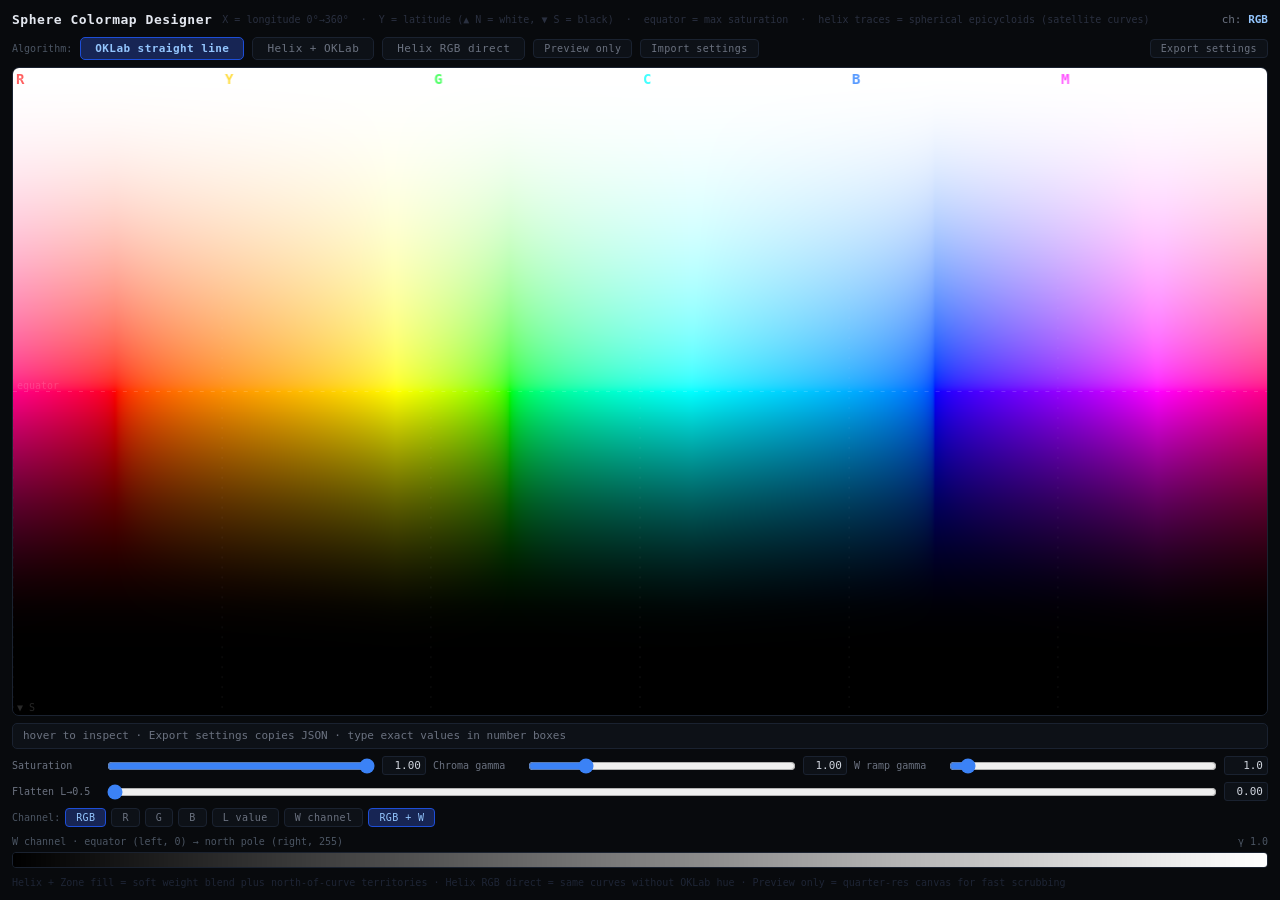
<file: docs/miri-mods/color-sphere-assets/sphere_colormap_designer.html>
<!DOCTYPE html>
<html lang="en">
<head>
<meta charset="UTF-8">
<meta name="viewport" content="width=device-width,initial-scale=1">
<title>Miri — Sphere Colormap Designer</title>
<style>
*{box-sizing:border-box;margin:0;padding:0;}
html,body{height:100%;background:#080a0d;color:#cdd2db;font:11px/1.5 'SF Mono',ui-monospace,monospace;overflow:hidden;}
body{display:flex;flex-direction:column;padding:10px 12px;gap:7px;}
#hdr{display:flex;align-items:center;gap:10px;flex-shrink:0;}
#hdr h1{font-size:13px;font-weight:600;color:#e4e8f0;letter-spacing:.04em;}
#hdr .desc{font-size:10px;color:#2a3040;}
#hdr .chl{margin-left:auto;font-size:11px;color:#6b7280;}
#hdr .chl b{color:#93c5fd;}
.mrow{display:flex;gap:8px;flex-shrink:0;align-items:center;}
.mrow .cap{font-size:10px;color:#4b5563;}
.mbtn{font-family:inherit;font-size:11px;background:#0d1117;color:#6b7280;border:1px solid #1a2230;padding:4px 14px;border-radius:5px;cursor:pointer;transition:all .12s;}
.mbtn:hover:not(.on){border-color:#374151;color:#cdd2db;}
.mbtn.on{background:#172554;color:#93c5fd;border-color:#1d4ed8;font-weight:600;}
#mwrap{flex:1;min-height:0;position:relative;border-radius:7px;overflow:hidden;border:1px solid #1a2230;}
#map,#ovl{position:absolute;inset:0;width:100%;height:100%;}
#ovl{pointer-events:none;}
#inf{font-size:11px;color:#6b7280;padding:4px 10px;background:#0d1117;border:1px solid #1a2230;border-radius:5px;display:flex;align-items:center;gap:10px;flex-shrink:0;min-height:26px;flex-wrap:wrap;}
#inf b{color:#cdd2db;}
.sw{width:12px;height:12px;border-radius:2px;border:1px solid rgba(255,255,255,.12);display:inline-block;flex-shrink:0;}
.ctr{display:flex;flex-wrap:wrap;gap:7px;flex-shrink:0;}
.c{display:flex;align-items:center;gap:7px;flex:1 1 160px;}
.c label{font-size:10px;color:#6b7280;white-space:nowrap;width:88px;}
.c input[type=range]{flex:1;min-width:50px;accent-color:#3b82f6;cursor:pointer;}
.c input.num{width:44px;min-width:44px;flex:0 0 44px;text-align:right;font-variant-numeric:tabular-nums;
  font-family:inherit;font-size:11px;color:#cdd2db;background:#0d1117;border:1px solid #1a2230;
  border-radius:3px;padding:2px 4px;}
.c input.num:focus{border-color:#3b82f6;outline:none;color:#e4e8f0;}
.c input.num:disabled{opacity:.45;cursor:not-allowed;}
#exportBtn{margin-left:auto;}
.br{display:flex;gap:5px;flex-wrap:wrap;align-items:center;flex-shrink:0;}
.br .cap{font-size:10px;color:#4b5563;}
button{font-family:inherit;font-size:10px;letter-spacing:.04em;background:#0d1117;color:#6b7280;border:1px solid #1a2230;padding:3px 10px;border-radius:4px;cursor:pointer;}
button.on{background:#172554;color:#93c5fd;border-color:#1d4ed8;}
button:hover:not(.on){border-color:#374151;color:#cdd2db;}
.wr{flex-shrink:0;}
.wl{font-size:10px;color:#4b5563;display:flex;justify-content:space-between;margin-bottom:3px;}
#wst{display:block;width:100%;height:16px;border-radius:4px;border:1px solid #1a2230;}
.ft{font-size:10px;color:#1e2535;flex-shrink:0;}
</style>
</head>
<body>

<div id="hdr">
  <h1>Sphere Colormap Designer</h1>
  <span class="desc">X = longitude 0°→360° &nbsp;·&nbsp; Y = latitude (▲ N = white, ▼ S = black) &nbsp;·&nbsp; equator = max saturation &nbsp;·&nbsp; helix traces = spherical epicycloids (satellite curves)</span>
  <span class="chl">ch: <b id="chlLabel">RGB</b></span>
</div>

<div class="mrow">
  <span class="cap">Algorithm:</span>
  <button class="mbtn on" id="mOK" onclick="setMode('oklab')">OKLab straight line</button>
  <button class="mbtn"    id="mHX" onclick="setMode('helix')">Helix + OKLab</button>
  <button class="mbtn"    id="mHR" onclick="setMode('helixrgb')">Helix RGB direct</button>
  <button id="bPreview" type="button" onclick="setPreviewOnly(!previewOnly)" title="Skip full-res updates while tuning">Preview only</button>
  <button id="importBtn" type="button" title="Paste previous settings JSON to restore controls">Import settings</button>
  <button id="exportBtn" type="button" title="Copy all settings as JSON">Export settings</button>
</div>

<div id="mwrap">
  <canvas id="map"></canvas>
  <canvas id="ovl"></canvas>
</div>

<div id="inf"><span>hover to inspect values</span></div>

<div class="ctr">
  <div class="c"><label>Saturation</label>   <input id="sat" type="range" min="0"  max="1"  step=".01" value="1"><input class="num" id="satV" type="text" value="1.00"></div>
  <div class="c"><label>Chroma gamma</label>  <input id="cg"  type="range" min=".5" max="3"  step=".05" value="1"><input class="num" id="cgV" type="text" value="1.00"></div>
  <div class="c"><label>W ramp gamma</label>  <input id="wg"  type="range" min=".1" max="20" step=".1"  value="1" data-max-default="20"><input class="num" id="wgV" type="text" value="1.0"></div>
</div>

<div class="ctr" id="cOK">
  <div class="c"><label>Flatten L→0.5</label><input id="flat" type="range" min="0"  max=".8" step=".01" value="0"><input class="num" id="flatV" type="text" value="0.00"></div>
</div>

<div class="ctr" id="cHX" style="display:none">
  <div class="c"><label>k — fixed circle</label><input id="hk"  type="range" min="1"  max="9"  step=".1"  value="5"><input class="num" id="hkV" type="text" value="0.50"></div>
  <div class="c"><label>q — epicycloid</label><input id="hq"  type="range" min=".25" max="4"  step=".05" value="1"><input class="num" id="hqV" type="text" value="1.00"></div>
  <div class="c"><label>Global blur</label>  <input id="ha"  type="range" min=".1" max="10" step=".1"  value="5"><input class="num" id="haV" type="text" value="5.0"></div>
  <div class="c"><label>Soft tail</label>    <input id="ht"  type="range" min="0"  max="1"  step=".01" value=".18"><input class="num" id="htV" type="text" value="0.18"></div>
</div>

<div class="ctr" id="cHXblur" style="display:none">
  <div class="c"><label style="color:#ff7070">R blur ↔</label><input id="hRH" type="range" min=".1" max="10" step=".1" value="5"><input class="num" id="hRHV" type="text" value="5.0"></div>
  <div class="c"><label style="color:#ff7070">R blur ↕</label><input id="hRV" type="range" min=".1" max="10" step=".1" value="5"><input class="num" id="hRVV" type="text" value="5.0"></div>
  <div class="c"><label style="color:#55ff6a">G blur ↔</label><input id="hGH" type="range" min=".1" max="10" step=".1" value="5"><input class="num" id="hGHV" type="text" value="5.0"></div>
  <div class="c"><label style="color:#55ff6a">G blur ↕</label><input id="hGV" type="range" min=".1" max="10" step=".1" value="5"><input class="num" id="hGVV" type="text" value="5.0"></div>
  <div class="c"><label style="color:#5599ff">B blur ↔</label><input id="hBH" type="range" min=".1" max="10" step=".1" value="5"><input class="num" id="hBHV" type="text" value="5.0"></div>
  <div class="c"><label style="color:#5599ff">B blur ↕</label><input id="hBV" type="range" min=".1" max="10" step=".1" value="5"><input class="num" id="hBVV" type="text" value="5.0"></div>
</div>

<div class="ctr" id="cHXphase" style="display:none">
  <div class="c"><label style="color:#ff7070">R start °</label><input id="hRO" type="range" min="-180" max="180" step="1" value="0"><input class="num" id="hROV" type="text" value="0"></div>
  <div class="c"><label style="color:#55ff6a">G start °</label><input id="hGO" type="range" min="-180" max="180" step="1" value="0"><input class="num" id="hGOV" type="text" value="0"></div>
  <div class="c"><label style="color:#5599ff">B start °</label><input id="hBO" type="range" min="-180" max="180" step="1" value="0"><input class="num" id="hBOV" type="text" value="0"></div>
  <div class="c"><label>Center shift °</label><input id="hVO" type="range" min="-70" max="70" step="1" value="0"><input class="num" id="hVOV" type="text" value="0"></div>
  <div class="c"><label>Min shift °</label><input id="hVMN" type="range" min="-70" max="70" step="1" value="0"><input class="num" id="hVMNV" type="text" value="0"></div>
  <div class="c"><label>Max shift °</label><input id="hVMX" type="range" min="-70" max="70" step="1" value="0"><input class="num" id="hVMXV" type="text" value="0"></div>
</div>

<div class="br">
  <span class="cap">Channel:</span>
  <button id="bRGB" onclick="setCh('RGB')">RGB</button>
  <button id="bR"   onclick="setCh('R')">R</button>
  <button id="bG"   onclick="setCh('G')">G</button>
  <button id="bB"   onclick="setCh('B')">B</button>
  <button id="bL"   onclick="setCh('L')">L value</button>
  <button id="bW"   onclick="setCh('W')">W channel</button>
  <button id="bWhite" type="button" onclick="setWhiteRamp(!whiteRamp)" title="Toggle north white ramp on RGB preview">RGB + W</button>
  <span class="cap" id="fillCap" style="display:none;margin-left:8px">Helix:</span>
  <button id="bFill" style="display:none" onclick="setFillZones(!helixFillZones)">Zone fill</button>
</div>

<div class="wr">
  <div class="wl"><span>W channel · equator (left, 0) → north pole (right, 255)</span><span id="wgL">γ 1.0</span></div>
  <canvas id="wst" width="1440" height="16"></canvas>
</div>

<p class="ft">Helix + Zone fill = soft weight blend plus north-of-curve territories · Helix RGB direct = same curves without OKLab hue · Preview only = quarter-res canvas for fast scrubbing</p>

<script>
// ── OKLab colour math ─────────────────────────────────────────────────────────
function oklab2lin(L,a,b){
  const l_=L+.3963377774*a+.2158037573*b,
        m_=L-.1055613458*a-.0638541728*b,
        s_=L-.0894841775*a-1.2914855480*b;
  const l=l_*l_*l_,m=m_*m_*m_,s=s_*s_*s_;
  return[4.0767416621*l-3.3077115913*m+.2309699292*s,
        -1.2684380046*l+2.6097574011*m-.3413193965*s,
        -.0041960863*l-.7034186147*m+1.7076147010*s];
}
const srgb8=x=>{x=Math.min(Math.max(x,0),1);return(x<=.0031308?12.92*x:1.055*Math.pow(x,1/2.4)-.055)*255+.5|0;};
const inGamut=([r,g,b])=>r>=-1e-5&&g>=-1e-5&&b>=-1e-5&&r<=1+1e-5&&g<=1+1e-5&&b<=1+1e-5;
function maxChroma(L,ca,cb){
  let lo=0,hi=.45;
  for(let i=0;i<20;i++){const m=(lo+hi)/2;inGamut(oklab2lin(L,ca*m,cb*m))?lo=m:hi=m;}
  return lo;
}
function cuspL(h){
  const a=Math.cos(h),b=Math.sin(h),gr=.6180339887;
  let lo=0,hi=1,c=hi-gr*(hi-lo),d=lo+gr*(hi-lo),fc=maxChroma(c,a,b),fd=maxChroma(d,a,b);
  for(let i=0;i<40;i++){
    if(fc>fd){hi=d;d=c;fd=fc;c=hi-gr*(hi-lo);fc=maxChroma(c,a,b);}
    else     {lo=c;c=d;fc=fd;d=lo+gr*(hi-lo);fd=maxChroma(d,a,b);}
  }
  return(lo+hi)/2;
}

// ── Per-hue tables ────────────────────────────────────────────────────────────
let N=720, Lc, Cc, Leq, Ceq;
const P2=2*Math.PI;

function buildCusp(n){
  N=n; Lc=new Float32Array(N); Cc=new Float32Array(N);
  Leq=new Float32Array(N); Ceq=new Float32Array(N);
  for(let i=0;i<N;i++){
    const h=i/N*P2;
    Lc[i]=cuspL(h); Cc[i]=maxChroma(Lc[i],Math.cos(h),Math.sin(h));
  }
}
function updateEq(){
  const f=flat, recomp=f>.005;
  for(let i=0;i<N;i++){
    Leq[i]=Lc[i]*(1-f)+.5*f;
    Ceq[i]=(recomp?maxChroma(Leq[i],Math.cos(i/N*P2),Math.sin(i/N*P2)):Cc[i])*sat;
  }
}

function sampleEqAtAngle(theta){
  const h=((theta%P2)+P2)%P2;
  const x=h/P2*N;
  let i0=Math.floor(x)%N; if(i0<0) i0+=N;
  const i1=(i0+1)%N;
  const f=x-Math.floor(x);
  return{
    Leqv:Leq[i0]+(Leq[i1]-Leq[i0])*f,
    Ceqv:Ceq[i0]+(Ceq[i1]-Ceq[i0])*f
  };
}

// ── Global state ──────────────────────────────────────────────────────────────
// OKLab hue angles of sRGB primaries R, G, B
const LAB_H=[0.520, 2.487, -1.668];

let mode='oklab', ch='RGB', hov=null;
let sat=1, flat=0, cg=1, wg=1;
let whiteRamp=true;
let helixK=5, helixQ=1, helixAmp=5, helixTail=.18;
let helixBlurH=[5,5,5], helixBlurV=[5,5,5];
let helixOffsetDeg=[0,0,0]; // equator start longitude offset per channel R,G,B
let helixLatOffsetDeg=0;     // center shift for helix latitudes
let helixLatMinShiftDeg=0;   // lower extreme shift
let helixLatMaxShiftDeg=0;   // upper extreme shift
let helixFillZones=false;
let previewOnly=false;
let cW=720, cH=360;

function isHelixMode(){ return mode === 'helix' || mode === 'helixrgb'; }
function previewDims(){ return [Math.max(48, cW / 4 | 0), Math.max(24, cH / 4 | 0)]; }

// ── Spherical epicycloid / satellite-curve math (mathcurve.com helicespheric) ───
// Horizontal (equatorial) projection of these curves is an epicycloid with parameter q.
// k = r/R is the fixed-circle radius ratio (0 < k < 1).
function helixKCurve(){ return 0.05 + 0.9 * (helixK / 10); }

function helixXYZ(t, t0, q, k){
  const omega = Math.acos(Math.min(0.999, Math.max(0.001, k)));
  const cw = Math.cos(omega * 0.5), sw = Math.sin(omega * 0.5);
  const qt = q * t + t0;
  let x = (q - Math.cos(omega)) * Math.cos(t)
        + cw * cw * Math.cos((1 - q) * t - t0)
        - sw * sw * Math.cos((1 + q) * t + t0);
  let y = (q - Math.cos(omega)) * Math.sin(t)
        + cw * cw * Math.sin((1 - q) * t - t0)
        - sw * sw * Math.sin((1 + q) * t + t0);
  let z = Math.sin(omega) * (1 - Math.cos(qt));
  const n = Math.hypot(x, y, z) || 1;
  return [x / n, y / n, z / n];
}

function sphVec(lon, lat){
  const cl = Math.cos(lat);
  return [cl * Math.cos(lon), cl * Math.sin(lon), Math.sin(lat)];
}

function helixLonLat(t, t0, q, k){
  const [x, y, z] = helixXYZ(t, t0, q, k);
  return [Math.atan2(y, x), Math.asin(Math.max(-1, Math.min(1, z)))];
}

function shiftedLat(lat){
  const off = helixLatOffsetDeg * Math.PI / 180;
  return Math.max(-Math.PI / 2 + 1e-4, Math.min(Math.PI / 2 - 1e-4, lat + off));
}

function shapeHelixLat(rawLat, rawMin, rawMid, rawMax){
  const c = helixLatOffsetDeg * Math.PI / 180;
  const dMin = helixLatMinShiftDeg * Math.PI / 180;
  const dMax = helixLatMaxShiftDeg * Math.PI / 180;
  let tMin = rawMin + dMin;
  let tMid = rawMid + c;
  let tMax = rawMax + dMax;
  if (tMid < tMin) tMid = tMin;
  if (tMax < tMid) tMax = tMid;

  let lat;
  if (rawLat <= rawMid){
    const den = Math.max(1e-9, rawMid - rawMin);
    const f = (rawLat - rawMin) / den;
    lat = tMin + (tMid - tMin) * f;
  } else {
    const den = Math.max(1e-9, rawMax - rawMid);
    const f = (rawLat - rawMid) / den;
    lat = tMid + (tMax - tMid) * f;
  }
  return Math.max(-Math.PI / 2 + 1e-4, Math.min(Math.PI / 2 - 1e-4, lat));
}

function wrapAngle(a){
  return a - Math.round(a / P2) * P2;
}

function phaseForEquatorLon(targetLon, q, k){
  const targetLat = -helixLatOffsetDeg * Math.PI / 180;
  let bestT0 = 0, bestErr = 1e9;
  for (let t0 = 0; t0 < P2; t0 += 0.004){
    for (let t = -P2; t <= P2 * 2; t += 0.008){
      const [lon, lat] = helixLonLat(t, t0, q, k);
      if (Math.abs(lat - targetLat) > 0.025) continue;
      const err = Math.abs(wrapAngle(lon - targetLon));
      if (err < bestErr){ bestErr = err; bestT0 = t0; }
    }
  }
  return bestT0;
}

let helixPhases = [0, 0, 0];
let helixSamples = null;
let helixField = null;   // Float32Array[nLat*nLon*3] — anisotropic falloff distance (0 = on curve, ≥1 = outside)
let helixFieldLon = 360, helixFieldLat = 180;
let helixCurveKey = '';

function helixSpread(ch, axis){
  const base = axis === 'h' ? helixBlurH[ch] : helixBlurV[ch];
  return Math.max(0.05, helixAmp * base / 5) * Math.PI / 10;
}

function anisoDist(dPhi, dLat, ch){
  const h = helixSpread(ch, 'h'), v = helixSpread(ch, 'v');
  return Math.sqrt((dPhi / h) ** 2 + (dLat / v) ** 2);
}

function falloffFromDist(d){
  if (d < 1) return Math.cos(d * Math.PI * 0.5);
  if (helixTail <= 0) return 0;
  return helixTail * Math.exp(-(d - 1) * 1.8);
}

function sampleHelixCurve(t0, q, k){
  const raw = [];
  let rMin = Infinity, rMax = -Infinity;
  for (let t = -P2; t <= P2 * 3; t += 0.012){
    const xyz = helixXYZ(t, t0, q, k);
    const lon = Math.atan2(xyz[1], xyz[0]);
    const latRaw = Math.asin(Math.max(-1, Math.min(1, xyz[2])));
    rMin = Math.min(rMin, latRaw);
    rMax = Math.max(rMax, latRaw);
    raw.push({ xyz, lon, latRaw, t });
  }
  const rMid = 0.5 * (rMin + rMax);
  const out = raw.map(s => ({
    xyz: s.xyz,
    lon: s.lon,
    lat: shapeHelixLat(s.latRaw, rMin, rMid, rMax),
    t: s.t
  }));
  return out;
}

function rebuildHelixCurves(){
  const q = helixQ, k = helixKCurve();
  helixPhases = LAB_H.map((h, i) =>
    phaseForEquatorLon(h + helixOffsetDeg[i] * Math.PI / 180, q, k));
  helixSamples = helixPhases.map(t0 => sampleHelixCurve(t0, q, k));
  helixCurveKey = `${q}|${k}|${helixPhases.map(v => v.toFixed(4)).join(',')}|${helixOffsetDeg.join(',')}|${helixLatOffsetDeg}|${helixLatMinShiftDeg}|${helixLatMaxShiftDeg}`;
}

function previewFieldDims(){
  return [120, 60];
}

function rebuildHelixField(nLon = 360, nLat = 180){
  if (!helixSamples) rebuildHelixCurves();
  const field = new Float32Array(nLon * nLat * 3);
  for (let iy = 0; iy < nLat; iy++){
    const lat = (1 - iy / (nLat - 1)) * Math.PI - Math.PI / 2;
    for (let ix = 0; ix < nLon; ix++){
      const phi = ix / nLon * P2;
      for (let i = 0; i < 3; i++){
        let best = 1e9;
        for (const s of helixSamples[i]){
          const dPhi = wrapAngle(phi - s.lon);
          const dLat = lat - s.lat;
          best = Math.min(best, anisoDist(dPhi, dLat, i));
        }
        field[(iy * nLon + ix) * 3 + i] = best;
      }
    }
  }
  helixField = field;
  helixFieldLon = nLon;
  helixFieldLat = nLat;
}

function rebuildHelixData(){
  rebuildHelixCurves();
  rebuildHelixField();
}

function helixFieldDistances(phi, lat){
  if (!helixField) rebuildHelixField();
  const nLon = helixFieldLon, nLat = helixFieldLat;
  const u = (lat + Math.PI / 2) / Math.PI;
  const iy = Math.min(nLat - 1, Math.max(0, Math.round((1 - u) * (nLat - 1))));
  const ix = Math.round(((phi % P2) + P2) % P2 / P2 * nLon) % nLon;
  const base = (iy * nLon + ix) * 3;
  return [helixField[base], helixField[base + 1], helixField[base + 2]];
}

function helixChannelWeights(phi, lat){
  const dists = helixFieldDistances(phi, lat);
  return dists.map(falloffFromDist);
}

function helixHueWeights(phi, lat){
  const dists = helixFieldDistances(phi, lat);
  const weights = dists.map(falloffFromDist);
  let wa = 0, wb = 0, wSum = 0;
  for (let i = 0; i < 3; i++){
    const w = weights[i];
    if (w <= 0) continue;
    wa += w * Math.cos(LAB_H[i]);
    wb += w * Math.sin(LAB_H[i]);
    wSum += w;
  }
  const norm = Math.hypot(wa, wb);
  if (norm < 1e-9) return { ca: 1, cb: 0, mix: 0, weights: [0, 0, 0] };
  return { ca: wa / norm, cb: wb / norm, mix: Math.min(1, wSum), weights };
}

/** Zone-fill boundary at (phi, lat): lat of the curve arm directly south of this pixel, or null. */
function zoneBoundAtPixel(samples, phi, lat, tol = 0.07){
  let floor = null, minLat = Infinity, count = 0;
  for (const s of samples){
    if (Math.abs(wrapAngle(phi - s.lon)) > tol) continue;
    count++;
    minLat = Math.min(minLat, s.lat);
    if (s.lat <= lat + 0.004) floor = floor === null ? s.lat : Math.max(floor, s.lat);
  }
  if (!count) return null;
  // Curve loops / goes off the top: multiple heights at this longitude — use arm under pixel.
  if (floor !== null) return floor;
  // Pixel is south of every nearby curve sample (curve only exists higher up, or off-screen north).
  return minLat;
}

function isNorthOfCurve(samples, phi, lat){
  const bound = zoneBoundAtPixel(samples, phi, lat);
  return bound !== null && lat >= bound - 0.004;
}

/** Soft weight blend + north-of-curve pure territories (not a replacement for base color). */
function zoneFillRGB(phi, lat, weights){
  if (!helixSamples) return [0, 0, 0];
  const dim = Math.max(0.15, (lat + Math.PI / 2) / Math.PI);
  let r = weights[0], g = weights[1], b = weights[2];
  for (let i = 0; i < 3; i++){
    if (isNorthOfCurve(helixSamples[i], phi, lat)){
      if (i === 0) r = Math.max(r, 1);
      else if (i === 1) g = Math.max(g, 1);
      else b = Math.max(b, 1);
    }
  }
  const m = Math.max(1e-9, r + g + b);
  return [
    Math.min(255, r / m * 255 * dim + .5 | 0),
    Math.min(255, g / m * 255 * dim + .5 | 0),
    Math.min(255, b / m * 255 * dim + .5 | 0)
  ];
}

function compositeZoneFill(baseR, baseG, baseB, zone){
  return [
    Math.min(255, baseR * 0.45 + zone[0] * 0.55 + .5 | 0),
    Math.min(255, baseG * 0.45 + zone[1] * 0.55 + .5 | 0),
    Math.min(255, baseB * 0.45 + zone[2] * 0.55 + .5 | 0)
  ];
}

function northChromaScale(u, gamU){
  if (u < 0) return 1 - gamU;
  return whiteRamp ? (1 - gamU) : 1;
}

function latitudeLightness(Leqv, u){
  if (u >= 0) return whiteRamp ? Leqv + u * (1 - Leqv) : Leqv;
  return Leqv * (1 + u);
}

function applyNorthDim(r, g, b, u){
  if (whiteRamp || u <= 0) return [r, g, b];
  const dim = 1 - u;
  return [r * dim, g * dim, b * dim];
}

function helixDirectRGB(phi, lat, u, gamU){
  const weights = helixChannelWeights(phi, lat);
  let r = weights[0], g = weights[1], b = weights[2];
  const wSum = r + g + b;
  const mix = wSum > 1e-9 ? Math.min(1, wSum) : 0;
  if (wSum > 1e-9){ r /= wSum; g /= wSum; b /= wSum; }
  r *= sat * mix; g *= sat * mix; b *= sat * mix;
  const chroma = northChromaScale(u, gamU);
  r *= chroma; g *= chroma; b *= chroma;
  if (u >= 0){
    if (whiteRamp){
      r += u * (1 - r); g += u * (1 - g); b += u * (1 - b);
    } else [r, g, b] = applyNorthDim(r, g, b, u);
  } else {
    const dark = 1 + u;
    r *= dark; g *= dark; b *= dark;
  }
  return { R: srgb8(r), G: srgb8(g), B: srgb8(b), weights };
}

const mapC=document.getElementById('map');
const ovlC=document.getElementById('ovl');
const offC=document.createElement('canvas');
const offCtx=offC.getContext('2d');

function sizeCanvases(){
  const r=document.getElementById('mwrap').getBoundingClientRect();
  cW=Math.round(r.width); cH=Math.round(r.height);
  mapC.width=cW; mapC.height=cH;
  ovlC.width=cW; ovlC.height=cH;
  cancelPendingRender();
  renderGen++;
}

// ── Render pipeline — one generation at a time, stale work is dropped ─────────
let renderGen = 0;
let previewRaf = 0;
let helixTimer = null;
let fullTimer = null;
let previewHelixTimer = null;
let previewDirty = false;
let pendingHelixRebuild = false;
let pendingHelixCurves = false;

function cancelFullResPending(){
  clearTimeout(helixTimer); helixTimer = null;
  clearTimeout(fullTimer); fullTimer = null;
}

function cancelPreviewPending(){
  if (previewRaf){ cancelAnimationFrame(previewRaf); previewRaf = 0; }
  clearTimeout(previewHelixTimer); previewHelixTimer = null;
  previewDirty = false;
  pendingHelixRebuild = false;
  pendingHelixCurves = false;
}

function cancelPendingRender(){
  cancelPreviewPending();
  cancelFullResPending();
}

function flushPreviewRender(){
  previewRaf = 0;
  if (!previewDirty && !pendingHelixRebuild) return;

  const gen = ++renderGen;

  if (isHelixMode() && pendingHelixRebuild){
    if (pendingHelixCurves) rebuildHelixCurves();
    const [flon, flat] = previewFieldDims();
    rebuildHelixField(flon, flat);
    pendingHelixRebuild = false;
    pendingHelixCurves = false;
    previewDirty = true;
  }

  if (previewDirty){
    previewDirty = false;
    const [pW, pH] = previewDims();
    if (renderAt(pW, pH, gen)) drawWstrip();
    drawOvl();
  }
}

/** Preview-only path: quarter-res only, coalesced to one rAF per frame. */
function queuePreviewRender({ helixCurves = false, helixRebuildNow = false } = {}){
  if (helixCurves) pendingHelixCurves = true;
  previewDirty = true;

  if (helixRebuildNow){
    pendingHelixRebuild = true;
  } else if (isHelixMode()){
    clearTimeout(previewHelixTimer);
    previewHelixTimer = setTimeout(() => {
      previewHelixTimer = null;
      pendingHelixRebuild = true;
      previewDirty = true;
      if (!previewRaf) previewRaf = requestAnimationFrame(flushPreviewRender);
    }, 160);
  }

  if (!previewRaf) previewRaf = requestAnimationFrame(flushPreviewRender);
}

function renderAt(rW, rH, gen){
  if (gen !== renderGen) return false;
  if (previewOnly && rW === cW && rH === cH) return false;
  offC.width = rW; offC.height = rH;
  const img = offCtx.createImageData(rW, rH), d = img.data;
  if (isHelixMode() && !helixField){
    if (rW === cW && rH === cH) rebuildHelixData();
    else {
      if (!helixSamples) rebuildHelixCurves();
      const [flon, flat] = previewFieldDims();
      rebuildHelixField(flon, flat);
    }
  }

  for (let py = 0; py < rH; py++){
    if (gen !== renderGen) return false;
    const lat = (1 - py / (rH - 1)) * Math.PI - Math.PI / 2;
    const u = Math.sin(lat), absU = Math.abs(u);
    const gamU = absU < 1e-9 ? 0 : Math.pow(absU, cg);
    const Wv = u > 0 ? (Math.pow(u, wg) * 255 + .5 | 0) : 0;

    for (let px = 0; px < rW; px++){
      const phi = px / rW * P2;
      let Leqv, Ceqv, ca, cb, hw = null, direct = null;

      if (mode === 'helix'){
        hw = helixHueWeights(phi, lat);
        ca = hw.ca; cb = hw.cb;
        const hue = Math.atan2(cb, ca);
        const eq = sampleEqAtAngle(hue);
        Leqv = eq.Leqv;
        Ceqv = eq.Ceqv * hw.mix;
      } else if (mode === 'helixrgb'){
        direct = helixDirectRGB(phi, lat, u, gamU);
      } else {
        const eq = sampleEqAtAngle(phi);
        Leqv = eq.Leqv; Ceqv = eq.Ceqv;
        ca = Math.cos(phi); cb = Math.sin(phi);
      }

      let R, G, B;
      if (mode === 'helixrgb'){
        R = direct.R; G = direct.G; B = direct.B;
      } else {
        const L = latitudeLightness(Leqv, u);
        const C = Ceqv * northChromaScale(u, gamU);
        let lin = oklab2lin(L, ca * C, cb * C);
        if (!whiteRamp && u > 0) lin = applyNorthDim(lin[0], lin[1], lin[2], u);
        R = srgb8(lin[0]); G = srgb8(lin[1]); B = srgb8(lin[2]);
      }

      const k = (py * rW + px) * 4;
      if (isHelixMode() && helixFillZones && ch === 'RGB'){
        const weights = mode === 'helix'
          ? hw.weights
          : direct.weights;
        const z = zoneFillRGB(phi, lat, weights);
        const c = compositeZoneFill(R, G, B, z);
        d[k] = c[0]; d[k + 1] = c[1]; d[k + 2] = c[2];
      } else if (isHelixMode() && (ch === 'R' || ch === 'G' || ch === 'B')){
        const wi = ch === 'R' ? 0 : ch === 'G' ? 1 : 2;
        const v = helixChannelWeights(phi, lat)[wi] * 255 + .5 | 0;
        d[k] = ch === 'R' ? v : 0; d[k + 1] = ch === 'G' ? v : 0; d[k + 2] = ch === 'B' ? v : 0;
      } else switch (ch){
        case 'RGB': d[k] = R; d[k + 1] = G; d[k + 2] = B; break;
        case 'R':   d[k] = R; d[k + 1] = 0; d[k + 2] = 0; break;
        case 'G':   d[k] = 0; d[k + 1] = G; d[k + 2] = 0; break;
        case 'B':   d[k] = 0; d[k + 1] = 0; d[k + 2] = B; break;
        case 'L':   {
          const L = mode === 'helixrgb'
            ? (R + G + B) / (3 * 255)
            : latitudeLightness(Leqv, u);
          const l8 = L * 255 + .5 | 0;
          d[k] = l8; d[k + 1] = l8; d[k + 2] = l8;
          break;
        }
        case 'W':   d[k] = Wv; d[k + 1] = Wv; d[k + 2] = Wv; break;
      }
      d[k + 3] = 255;
    }
  }

  if (gen !== renderGen) return false;
  offCtx.putImageData(img, 0, 0);
  const ctx = mapC.getContext('2d');
  ctx.imageSmoothingEnabled = rW !== cW || rH !== cH;
  ctx.imageSmoothingQuality = 'high';
  ctx.drawImage(offC, 0, 0, cW, cH);
  return true;
}

/** fast=true: low-res preview now, debounced helix rebuild + one full-res pass.
 *  fast=false: rebuild immediately (if helix) + one full-res pass.
 *  previewOnly: quarter-res only — never schedules or computes full canvas. */
function go(fast, opts = {}){
  const { helixCurves = false } = opts;

  if (previewOnly){
    queuePreviewRender({ helixCurves, helixRebuildNow: !fast });
    return;
  }

  cancelPendingRender();
  const gen = ++renderGen;
  const [pW, pH] = previewDims();

  if (fast){
    previewRaf = requestAnimationFrame(() => {
      if (gen !== renderGen) return;
      renderAt(pW, pH, gen);
      drawOvl();
    });

    if (isHelixMode()){
      helixTimer = setTimeout(() => {
        if (gen !== renderGen) return;
        if (helixCurves) rebuildHelixCurves();
        rebuildHelixField();
        if (gen !== renderGen) return;
        fullTimer = setTimeout(() => {
          if (gen !== renderGen) return;
          if (previewOnly) return;
          if (renderAt(cW, cH, gen)) drawWstrip();
          drawOvl();
        }, 60);
      }, 160);
    } else {
      fullTimer = setTimeout(() => {
        if (gen !== renderGen) return;
        if (previewOnly) return;
        if (renderAt(cW, cH, gen)) drawWstrip();
        drawOvl();
      }, 280);
    }
    return;
  }

  if (previewOnly){
    queuePreviewRender({ helixCurves, helixRebuildNow: true });
    return;
  }

  if (isHelixMode()){
    if (helixCurves) rebuildHelixCurves();
    rebuildHelixField();
  }
  if (renderAt(cW, cH, gen)) drawWstrip();
  drawOvl();
}

// ── Overlay ───────────────────────────────────────────────────────────────────
function drawOvl(){
  const ctx=ovlC.getContext('2d'), W=ovlC.width, H=ovlC.height;
  ctx.clearRect(0,0,W,H);

  // Equator dashed line
  ctx.save(); ctx.strokeStyle='rgba(255,255,255,.16)'; ctx.lineWidth=1; ctx.setLineDash([4,7]);
  ctx.beginPath(); ctx.moveTo(0,H/2); ctx.lineTo(W,H/2); ctx.stroke();
  ctx.setLineDash([]); ctx.restore();

  if(isHelixMode()){
    if(!helixSamples) rebuildHelixData();
    const q=helixQ, k=helixKCurve();
    const hcol=['rgba(255,80,80,.85)','rgba(70,230,70,.85)','rgba(80,140,255,.85)'];
    for(let i=0;i<3;i++){
      ctx.strokeStyle=hcol[i]; ctx.lineWidth=2;
      ctx.beginPath(); let prevX=-1, prevY=-1;
      for(const s of helixSamples[i]){
        const lonW=((s.lon%P2)+P2)%P2;
        const x=lonW/P2*W;
        const y=(1-(s.lat+Math.PI/2)/Math.PI)*H;
        if(prevX<0){ ctx.moveTo(x,y); }
        else if(Math.abs(x-prevX)>W*.45 || Math.abs(y-prevY)>H*.45){
          ctx.stroke(); ctx.beginPath(); ctx.moveTo(x,y);
        } else { ctx.lineTo(x,y); }
        prevX=x; prevY=y;
      }
      ctx.stroke();
    }
    const ls=Math.max(10,W/150|0);
    ctx.font=`bold ${ls}px monospace`;
    const lcol=['rgba(255,80,80,.6)','rgba(70,230,70,.6)','rgba(80,140,255,.6)'];
    for(let i=0;i<3;i++){ctx.fillStyle=lcol[i];ctx.fillText('RGB'[i],4+i*(ls+5),ls*2+6);}
    ctx.font=`${Math.max(10,W/160|0)}px monospace`;
    ctx.fillStyle='rgba(255,255,255,.13)';
    ctx.fillText(`k=${k.toFixed(2)}  q=${q.toFixed(2)}  blend=${helixAmp.toFixed(1)}  tail=${helixTail.toFixed(2)}  ctr=${helixLatOffsetDeg|0}°  min=${helixLatMinShiftDeg|0}°  max=${helixLatMaxShiftDeg|0}°`,4,H-5);
  } else {
    const HUES=[['R','#ff5f5f',0],['Y','#ffdd44',60],['G','#55ff6a',120],
                ['C','#44ffff',180],['B','#5599ff',240],['M','#ff55ff',300]];
    const fs=Math.max(11,W/85|0);
    ctx.font=`bold ${fs}px monospace`;
    for(const[lbl,col,deg] of HUES){
      const x=deg/360*W;
      ctx.save(); ctx.strokeStyle='rgba(255,255,255,.07)'; ctx.lineWidth=1; ctx.setLineDash([2,8]);
      ctx.beginPath(); ctx.moveTo(x,fs+6); ctx.lineTo(x,H); ctx.stroke();
      ctx.setLineDash([]); ctx.restore();
      ctx.fillStyle=col; ctx.fillText(lbl,x+3,fs+2);
    }
  }

  const ls=Math.max(10,W/130|0);
  ctx.font=`${ls}px monospace`; ctx.fillStyle='rgba(255,255,255,.16)';
  ctx.fillText('▲ N',4,ls+2);
  ctx.fillText('equator',4,H/2-3);
  ctx.fillText('▼ S',4,H-4);

  if(hov){
    ctx.save(); ctx.strokeStyle='rgba(255,255,255,.45)'; ctx.lineWidth=1;
    ctx.beginPath(); ctx.moveTo(hov.x,0); ctx.lineTo(hov.x,H); ctx.stroke();
    ctx.beginPath(); ctx.moveTo(0,hov.y); ctx.lineTo(W,hov.y); ctx.stroke();
    ctx.restore();
  }
}

// ── W strip ───────────────────────────────────────────────────────────────────
function drawWstrip(){
  const cv=document.getElementById('wst'), W=cv.width, H=cv.height;
  const ctx=cv.getContext('2d'), img=ctx.createImageData(W,H), d=img.data;
  for(let px=0;px<W;px++){
    const v=Math.pow(px/(W-1),wg)*255+.5|0;
    for(let py=0;py<H;py++){const i=(py*W+px)*4; d[i]=v; d[i+1]=v; d[i+2]=v; d[i+3]=255;}
  }
  ctx.putImageData(img,0,0);
  document.getElementById('wgL').textContent=`γ ${wg.toFixed(1)}`;
}

// ── Hover colour inspector ────────────────────────────────────────────────────
function pointColor(ex,ey){
  const r=mapC.getBoundingClientRect();
  const px=Math.min(cW-1,Math.max(0,(ex-r.left)/r.width*(cW-1)+.5|0));
  const py=Math.min(cH-1,Math.max(0,(ey-r.top)/r.height*(cH-1)+.5|0));
  const phi=px/cW*P2;
  const lat=(1-py/(cH-1))*Math.PI-Math.PI/2;
  const u=Math.sin(lat), absU=Math.abs(u);
  const gamU=absU<1e-9?0:Math.pow(absU,cg);
  let Leqv,Ceqv,ca,cb;

  if(mode==='helix'){
    const hw=helixHueWeights(phi, lat);
    ca=hw.ca; cb=hw.cb;
    const hue=Math.atan2(cb, ca);
    const eq=sampleEqAtAngle(hue);
    Leqv=eq.Leqv; Ceqv=eq.Ceqv*hw.mix;
  } else if(mode==='helixrgb'){
    const d=helixDirectRGB(phi, lat, u, gamU);
    return{
      R:d.R,G:d.G,B:d.B,
      W:u>0?Math.round(255*Math.pow(u,wg)):0,
      L:(d.R+d.G+d.B)/(3*255), C:0,
      lat:lat*180/Math.PI, lon:phi*180/Math.PI, px,py
    };
  } else {
    const eq=sampleEqAtAngle(phi);
    Leqv=eq.Leqv; Ceqv=eq.Ceqv;
    ca=Math.cos(phi); cb=Math.sin(phi);
  }

  const L=latitudeLightness(Leqv, u);
  const C=Ceqv*northChromaScale(u, gamU);
  let lin=oklab2lin(L,ca*C,cb*C);
  if (!whiteRamp && u > 0) lin = applyNorthDim(lin[0], lin[1], lin[2], u);
  return{
    R:srgb8(lin[0]),G:srgb8(lin[1]),B:srgb8(lin[2]),
    W:u>0?Math.round(255*Math.pow(u,wg)):0,
    L,C, lat:lat*180/Math.PI, lon:phi*180/Math.PI, px,py
  };
}

mapC.addEventListener('mousemove',e=>{
  const c=pointColor(e.clientX,e.clientY);
  hov={x:c.px,y:c.py};
  const la=(c.lat>=0?'+':'')+c.lat.toFixed(0)+'°';
  document.getElementById('inf').innerHTML=
    `<span class="sw" style="background:rgb(${c.R},${c.G},${c.B})"></span>`+
    `lon <b>${c.lon.toFixed(0)}°</b> &nbsp; lat <b>${la}</b> &nbsp;&nbsp;`+
    `R:<b>${c.R}</b>&nbsp;G:<b>${c.G}</b>&nbsp;B:<b>${c.B}</b>&nbsp;W:<b>${c.W}</b>`+
    `&nbsp;&nbsp;<span style="color:#374151">L:${c.L.toFixed(3)}&nbsp;C:${c.C.toFixed(3)}</span>`;
  if(!hoverOvlPending){
    hoverOvlPending=true;
    requestAnimationFrame(()=>{ hoverOvlPending=false; drawOvl(); });
  }
});
mapC.addEventListener('mouseleave',()=>{hov=null;drawOvl();});
let hoverOvlPending=false;

// ── Controls ──────────────────────────────────────────────────────────────────
function clamp(v, lo, hi){ return Math.min(hi, Math.max(lo, v)); }
function snap(v, step){ return step > 0 ? Math.round(v / step) * step : v; }

function syncNumDisplays(){
  document.getElementById('satV').value  = sat.toFixed(2);
  document.getElementById('flatV').value = flat.toFixed(2);
  document.getElementById('cgV').value   = cg.toFixed(2);
  document.getElementById('wgV').value   = wg.toFixed(1);
  document.getElementById('hkV').value   = helixKCurve().toFixed(2);
  document.getElementById('hqV').value   = helixQ.toFixed(2);
  document.getElementById('haV').value   = helixAmp.toFixed(1);
  document.getElementById('htV').value   = helixTail.toFixed(2);
  document.getElementById('hVOV').value  = String(helixLatOffsetDeg|0);
  document.getElementById('hVMNV').value = String(helixLatMinShiftDeg|0);
  document.getElementById('hVMXV').value = String(helixLatMaxShiftDeg|0);
  ['R','G','B'].forEach((c,i)=>{
    document.getElementById('h'+c+'HV').value = helixBlurH[i].toFixed(1);
    document.getElementById('h'+c+'VV').value = helixBlurV[i].toFixed(1);
    document.getElementById('h'+c+'OV').value = String(helixOffsetDeg[i]|0);
  });
}

function readParamsFromSliders(){
  const prevK=helixK, prevQ=helixQ;
  const prevOff=helixOffsetDeg.join(','), prevVOff=helixLatOffsetDeg;
  const prevVMin=helixLatMinShiftDeg, prevVMax=helixLatMaxShiftDeg;
  sat    = +document.getElementById('sat').value;
  flat   = +document.getElementById('flat').value;
  cg     = +document.getElementById('cg').value;
  wg     = +document.getElementById('wg').value;
  helixK = +document.getElementById('hk').value;
  helixQ = +document.getElementById('hq').value;
  helixAmp = +document.getElementById('ha').value;
  helixTail = +document.getElementById('ht').value;
  helixBlurH = [+document.getElementById('hRH').value, +document.getElementById('hGH').value, +document.getElementById('hBH').value];
  helixBlurV = [+document.getElementById('hRV').value, +document.getElementById('hGV').value, +document.getElementById('hBV').value];
  helixOffsetDeg = [+document.getElementById('hRO').value|0, +document.getElementById('hGO').value|0, +document.getElementById('hBO').value|0];
  helixLatOffsetDeg = +document.getElementById('hVO').value|0;
  helixLatMinShiftDeg = +document.getElementById('hVMN').value|0;
  helixLatMaxShiftDeg = +document.getElementById('hVMX').value|0;
  syncNumDisplays();
  return {
    curves: prevK!==helixK || prevQ!==helixQ || prevOff!==helixOffsetDeg.join(',') ||
      prevVOff!==helixLatOffsetDeg || prevVMin!==helixLatMinShiftDeg || prevVMax!==helixLatMaxShiftDeg
  };
}

function collectSettings(){
  readParamsFromSliders();
  return {
    version: 1,
    exportedAt: new Date().toISOString(),
    mode,
    channel: ch,
    saturation: sat,
    flattenL: flat,
    chromaGamma: cg,
    wGamma: wg,
    whiteRamp,
    helix: isHelixMode() ? {
      k: +helixKCurve().toFixed(4),
      kSlider: helixK,
      q: helixQ,
      globalBlur: helixAmp,
      softTail: helixTail,
      blurHorizontal: { R: helixBlurH[0], G: helixBlurH[1], B: helixBlurH[2] },
      blurVertical:   { R: helixBlurV[0], G: helixBlurV[1], B: helixBlurV[2] },
      startOffsetDeg: { R: helixOffsetDeg[0], G: helixOffsetDeg[1], B: helixOffsetDeg[2] },
      verticalOffsetDeg: helixLatOffsetDeg,
      minShiftDeg: helixLatMinShiftDeg,
      maxShiftDeg: helixLatMaxShiftDeg,
      zoneFill: helixFillZones
    } : null,
    previewOnly
  };
}

async function exportSettings(){
  const json = JSON.stringify(collectSettings(), null, 2);
  const btn = document.getElementById('exportBtn');
  try{
    await navigator.clipboard.writeText(json);
    btn.textContent = 'Copied!';
    setTimeout(()=>{ btn.textContent = 'Export settings'; }, 1800);
  }catch{
    const blob = new Blob([json], { type: 'application/json' });
    const a = document.createElement('a');
    a.href = URL.createObjectURL(blob);
    a.download = 'miri-colormap-settings.json';
    a.click();
    URL.revokeObjectURL(a.href);
    btn.textContent = 'Downloaded';
    setTimeout(()=>{ btn.textContent = 'Export settings'; }, 1800);
  }
}

function setSliderValue(id, value, opts = {}){
  if (!isFinite(value)) return;
  const s = document.getElementById(id);
  if (!s) return;
  if (opts.flexMax) expandSliderMax(s, value);
  const step = +s.step || 0.01;
  s.value = snap(clamp(value, +s.min, +s.max), step);
}

function applySettings(cfg){
  if (!cfg || typeof cfg !== 'object') throw new Error('invalid settings object');

  setSliderValue('sat', cfg.saturation);
  setSliderValue('flat', cfg.flattenL);
  setSliderValue('cg', cfg.chromaGamma);
  setSliderValue('wg', cfg.wGamma, { flexMax: true });

  if (cfg.helix && typeof cfg.helix === 'object'){
    const hs = cfg.helix;
    const kSlider = isFinite(hs.kSlider)
      ? hs.kSlider
      : (isFinite(hs.k) ? clamp((hs.k - 0.05) / 0.9 * 10, 1, 9) : NaN);
    setSliderValue('hk', kSlider);
    setSliderValue('hq', hs.q);
    setSliderValue('ha', hs.globalBlur);
    setSliderValue('ht', hs.softTail);
    if (hs.blurHorizontal){
      setSliderValue('hRH', hs.blurHorizontal.R);
      setSliderValue('hGH', hs.blurHorizontal.G);
      setSliderValue('hBH', hs.blurHorizontal.B);
    }
    if (hs.blurVertical){
      setSliderValue('hRV', hs.blurVertical.R);
      setSliderValue('hGV', hs.blurVertical.G);
      setSliderValue('hBV', hs.blurVertical.B);
    }
    if (hs.startOffsetDeg){
      setSliderValue('hRO', hs.startOffsetDeg.R);
      setSliderValue('hGO', hs.startOffsetDeg.G);
      setSliderValue('hBO', hs.startOffsetDeg.B);
    }
    setSliderValue('hVO', hs.verticalOffsetDeg);
    setSliderValue('hVMN', hs.minShiftDeg);
    setSliderValue('hVMX', hs.maxShiftDeg);
    if (typeof hs.zoneFill === 'boolean') helixFillZones = hs.zoneFill;
  }

  if (typeof cfg.whiteRamp === 'boolean') whiteRamp = cfg.whiteRamp;
  if (typeof cfg.previewOnly === 'boolean') previewOnly = cfg.previewOnly;
  if (['oklab','helix','helixrgb'].includes(cfg.mode)) mode = cfg.mode;
  if (['RGB','R','G','B','L','W'].includes(cfg.channel)) ch = cfg.channel;

  readParamsFromSliders();
  updateEq();
  updateHelixUi();
  updateWhiteRampUi();

  document.getElementById('bPreview').className = previewOnly ? 'on' : '';
  document.getElementById('mOK').className='mbtn'+(mode==='oklab'?' on':'');
  document.getElementById('mHX').className='mbtn'+(mode==='helix'?' on':'');
  document.getElementById('mHR').className='mbtn'+(mode==='helixrgb'?' on':'');
  document.getElementById('cOK').style.display=mode==='oklab'?'':'none';
  document.getElementById('chlLabel').textContent=ch;
  ['RGB','R','G','B','L','W'].forEach(x=>{
    const b=document.getElementById('b'+x);
    if(b) b.className=x===ch?'on':'';
  });

  if (previewOnly){
    cancelFullResPending();
    queuePreviewRender({ helixCurves: isHelixMode(), helixRebuildNow: true });
  } else {
    go(false, { helixCurves: isHelixMode() });
  }
}

async function importSettings(){
  const btn = document.getElementById('importBtn');
  let seed = '';
  try{ seed = (await navigator.clipboard.readText()).trim(); }catch{}
  const raw = prompt('Paste settings JSON (empty uses clipboard):', '');
  if (raw === null) return;
  const text = raw.trim() || seed;
  if (!text){
    btn.textContent = 'No JSON';
    setTimeout(()=>{ btn.textContent = 'Import settings'; }, 1500);
    return;
  }
  try{
    applySettings(JSON.parse(text));
    btn.textContent = 'Imported';
    setTimeout(()=>{ btn.textContent = 'Import settings'; }, 1600);
  }catch{
    btn.textContent = 'Import failed';
    setTimeout(()=>{ btn.textContent = 'Import settings'; }, 1700);
  }
}

function applyChange(fast){
  updateEq();
  go(fast);
}

function onHelixParamChange(fast){
  const chg = readParamsFromSliders();
  updateEq();
  if (!isHelixMode()){ go(fast); return; }
  go(fast, { helixCurves: chg.curves });
}

function expandSliderMax(slider, rawVal){
  const floor = +(slider.dataset.maxDefault || slider.max);
  const need = Math.max(floor, rawVal);
  if (+slider.max < need) slider.max = Math.ceil(need);
}

function wireSliderPair(sliderId, numId, opts){
  const slider = document.getElementById(sliderId);
  const num = document.getElementById(numId);
  const { toDisplay, fromDisplay, dec, onChange, flexMax } = opts;
  const fire = onChange || onHelixParamChange;

  function show(){
    num.value = toDisplay ? toDisplay(+slider.value) : (+slider.value).toFixed(dec ?? 2);
  }

  function fromNum(){
    let raw = parseFloat(String(num.value).trim());
    if(!isFinite(raw)){ show(); return; }
    if (flexMax) expandSliderMax(slider, raw);
    let sv = fromDisplay ? fromDisplay(raw) : raw;
    const step = +slider.step || 0.01;
    sv = snap(clamp(sv, +slider.min, +slider.max), step);
    slider.value = sv;
    show();
    readParamsFromSliders();
    (onChange || applyChange)(previewOnly ? true : false);
  }

  slider.addEventListener('input', ()=>{ show(); readParamsFromSliders(); fire(true); });
  slider.addEventListener('change', ()=>{ show(); readParamsFromSliders(); fire(previewOnly ? true : false); });
  num.addEventListener('change', fromNum);
  num.addEventListener('keydown', e=>{
    if(e.key === 'Enter'){ e.preventDefault(); fromNum(); num.blur(); }
    if(e.key === 'Escape'){ show(); num.blur(); }
    e.stopPropagation();
  });
  num.addEventListener('keyup', e=> e.stopPropagation());
  show();
}

wireSliderPair('sat', 'satV', { dec: 2, onChange: applyChange });
wireSliderPair('flat', 'flatV', { dec: 2, onChange: applyChange });
wireSliderPair('cg', 'cgV', { dec: 2, onChange: applyChange });
wireSliderPair('wg', 'wgV', { dec: 1, onChange: applyChange, flexMax: true });
wireSliderPair('hk', 'hkV', {
  dec: 2,
  toDisplay: sv => (0.05 + 0.9 * (sv / 10)).toFixed(2),
  fromDisplay: k => clamp((k - 0.05) / 0.9 * 10, 1, 9)
});
wireSliderPair('hq', 'hqV', { dec: 2 });
wireSliderPair('ha', 'haV', { dec: 1 });
wireSliderPair('ht', 'htV', { dec: 2 });
['R','G','B'].forEach(c=>{
  wireSliderPair('h'+c+'H', 'h'+c+'HV', { dec: 1 });
  wireSliderPair('h'+c+'V', 'h'+c+'VV', { dec: 1 });
  wireSliderPair('h'+c+'O', 'h'+c+'OV', { dec: 0 });
});
wireSliderPair('hVO', 'hVOV', { dec: 0 });
wireSliderPair('hVMN', 'hVMNV', { dec: 0 });
wireSliderPair('hVMX', 'hVMXV', { dec: 0 });

document.getElementById('exportBtn').addEventListener('click', exportSettings);
document.getElementById('importBtn').addEventListener('click', importSettings);

function updateHelixUi(){
  const hx = isHelixMode();
  document.getElementById('cHX').style.display = hx ? '' : 'none';
  document.getElementById('cHXblur').style.display = hx ? '' : 'none';
  document.getElementById('cHXphase').style.display = hx ? '' : 'none';
  document.getElementById('bFill').style.display = hx ? '' : 'none';
  document.getElementById('fillCap').style.display = hx ? '' : 'none';
  document.getElementById('bFill').className = helixFillZones ? 'on' : '';
}

function setPreviewOnly(on){
  previewOnly = on;
  document.getElementById('bPreview').className = on ? 'on' : '';
  if (on){
    cancelFullResPending();
    queuePreviewRender({ helixRebuildNow: true });
  } else {
    cancelPreviewPending();
    go(false);
  }
}

function updateWhiteRampUi(){
  const btn = document.getElementById('bWhite');
  btn.textContent = whiteRamp ? 'RGB + W' : 'Hold hue N';
  btn.className = whiteRamp ? 'on' : '';
}

function setWhiteRamp(on){
  whiteRamp = on;
  updateWhiteRampUi();
  go(false);
}

function setFillZones(on){
  helixFillZones = on;
  document.getElementById('bFill').className = on ? 'on' : '';
  go(false);
}

function setMode(m){
  mode=m;
  document.getElementById('mOK').className='mbtn'+(m==='oklab'?' on':'');
  document.getElementById('mHX').className='mbtn'+(m==='helix'?' on':'');
  document.getElementById('mHR').className='mbtn'+(m==='helixrgb'?' on':'');
  document.getElementById('cOK').style.display=m==='oklab'?'':'none';
  updateHelixUi();
  if (isHelixMode()) go(false, { helixCurves: true });
  else go(false);
}

function setCh(c){
  ch=c;
  document.getElementById('chlLabel').textContent=c;
  ['RGB','R','G','B','L','W'].forEach(x=>{
    const b=document.getElementById('b'+x);
    if(b) b.className=x===c?'on':'';
  });
  go(false);
}

// ── Init ──────────────────────────────────────────────────────────────────────
window.addEventListener('load',()=>{
  sizeCanvases();
  document.getElementById('inf').innerHTML='<span style="color:#374151">building OKLab cusp table…</span>';
  document.getElementById('bRGB').className='on';
  updateWhiteRampUi();
  setTimeout(()=>{
    buildCusp(Math.min(720,cW));
    readParamsFromSliders();
    updateEq();
    updateHelixUi();
    if(isHelixMode()) rebuildHelixData();
    go(false);
    document.getElementById('inf').innerHTML='<span>hover to inspect · Export settings copies JSON · type exact values in number boxes</span>';
  },20);
});
window.addEventListener('resize',()=>{ sizeCanvases(); if(Lc) go(true); });
</script>
</body>
</html>
</file>
